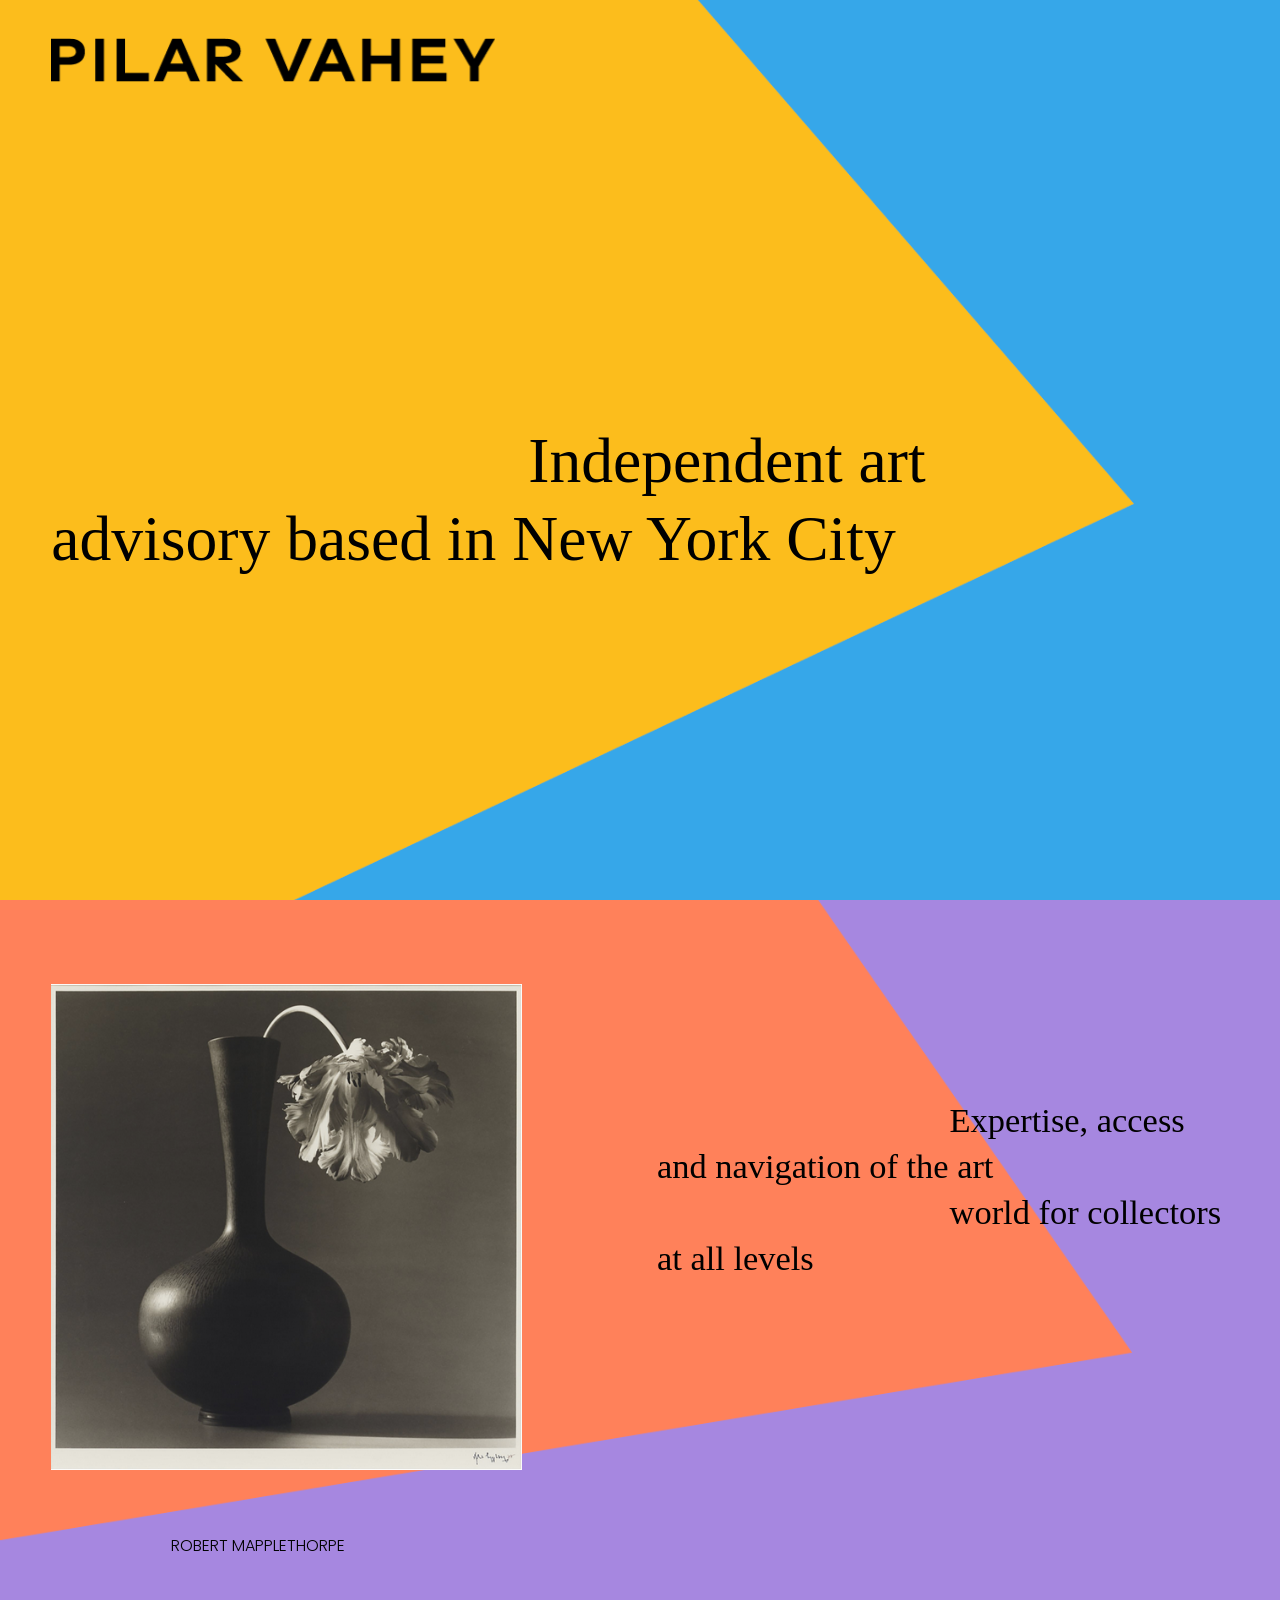
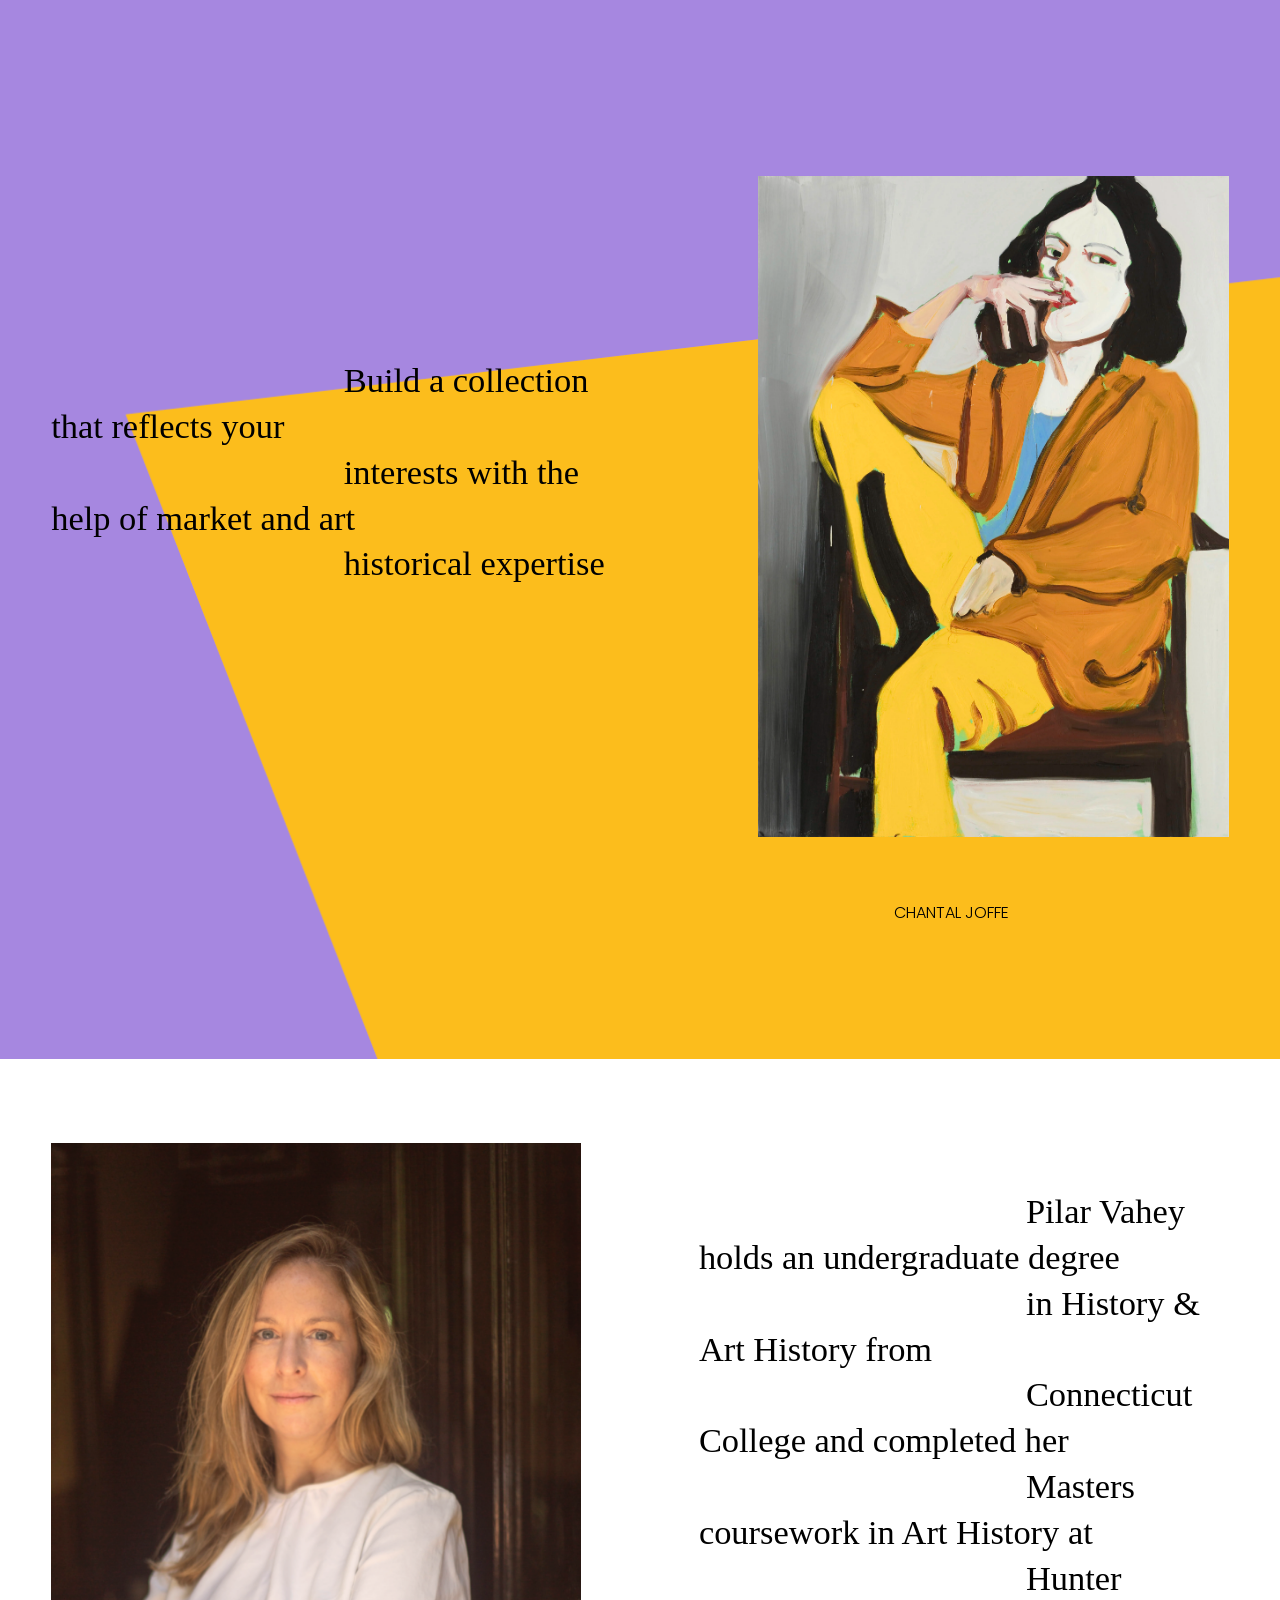
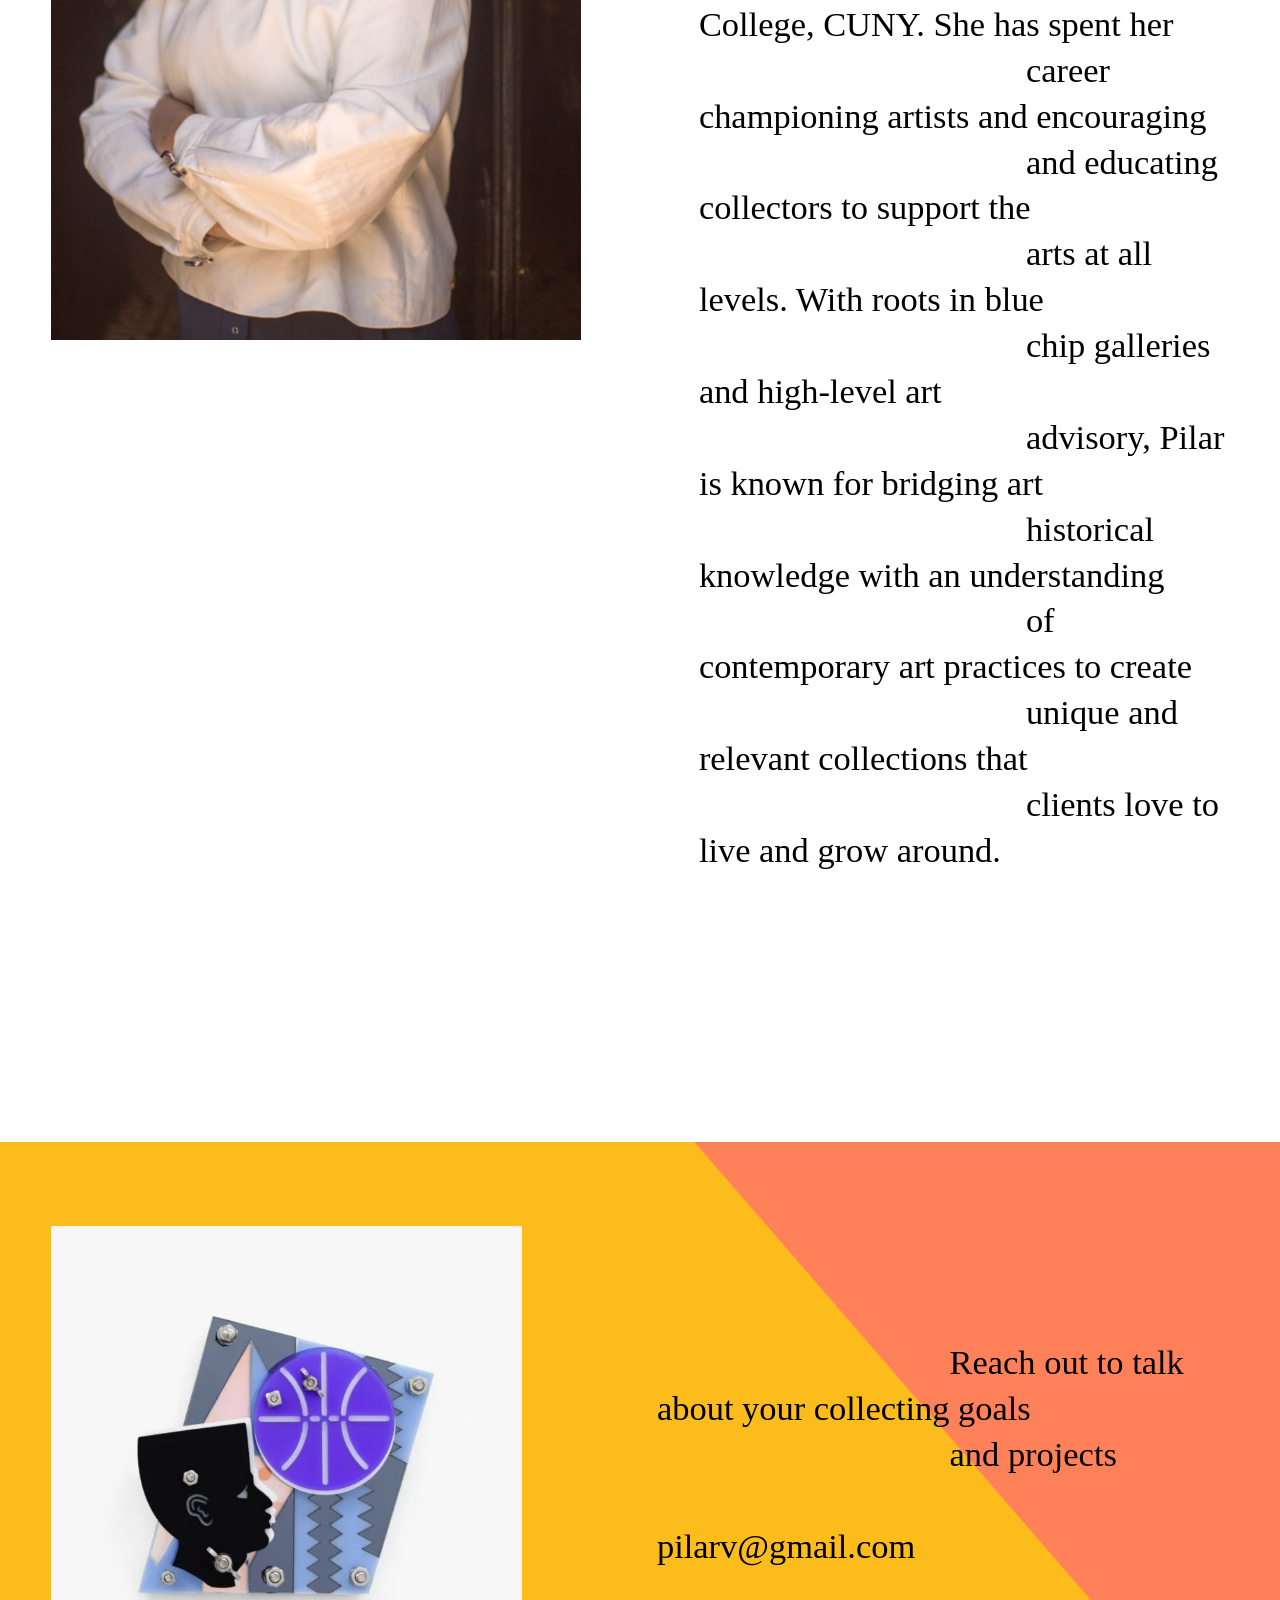
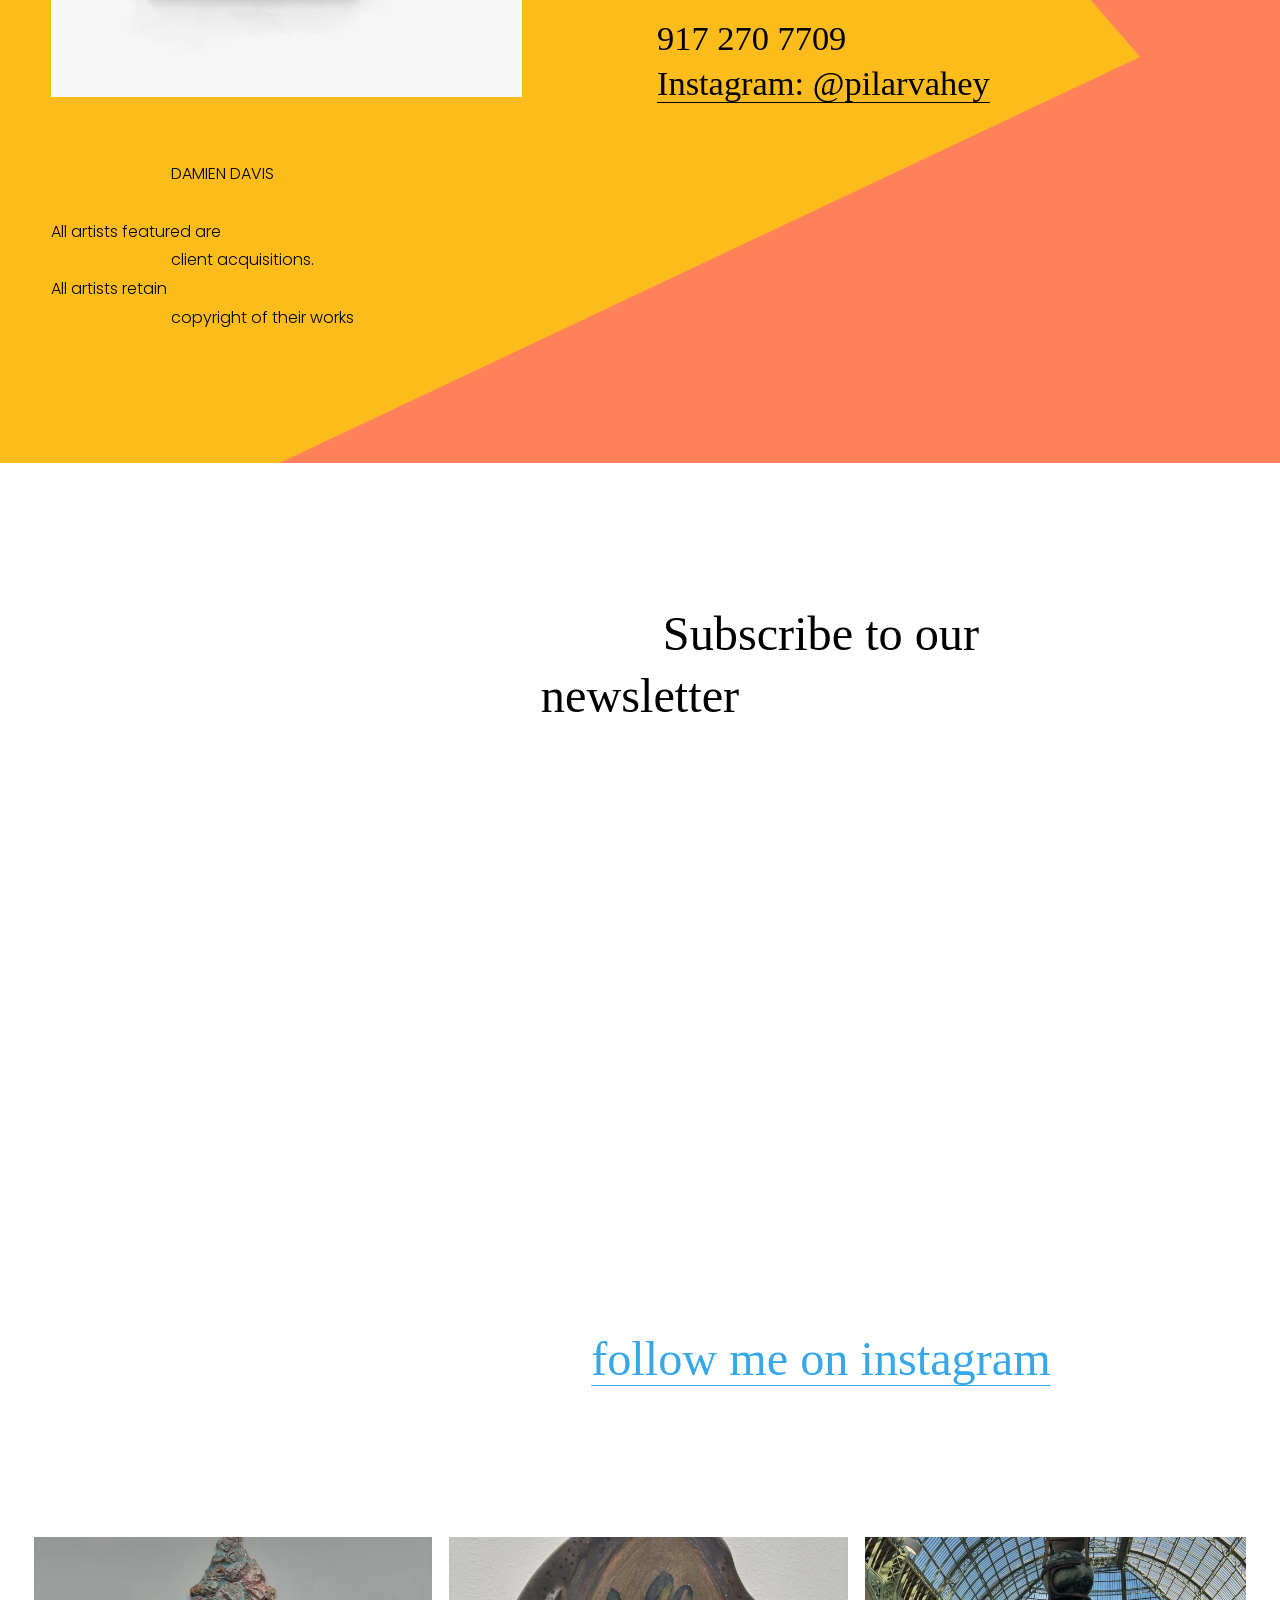
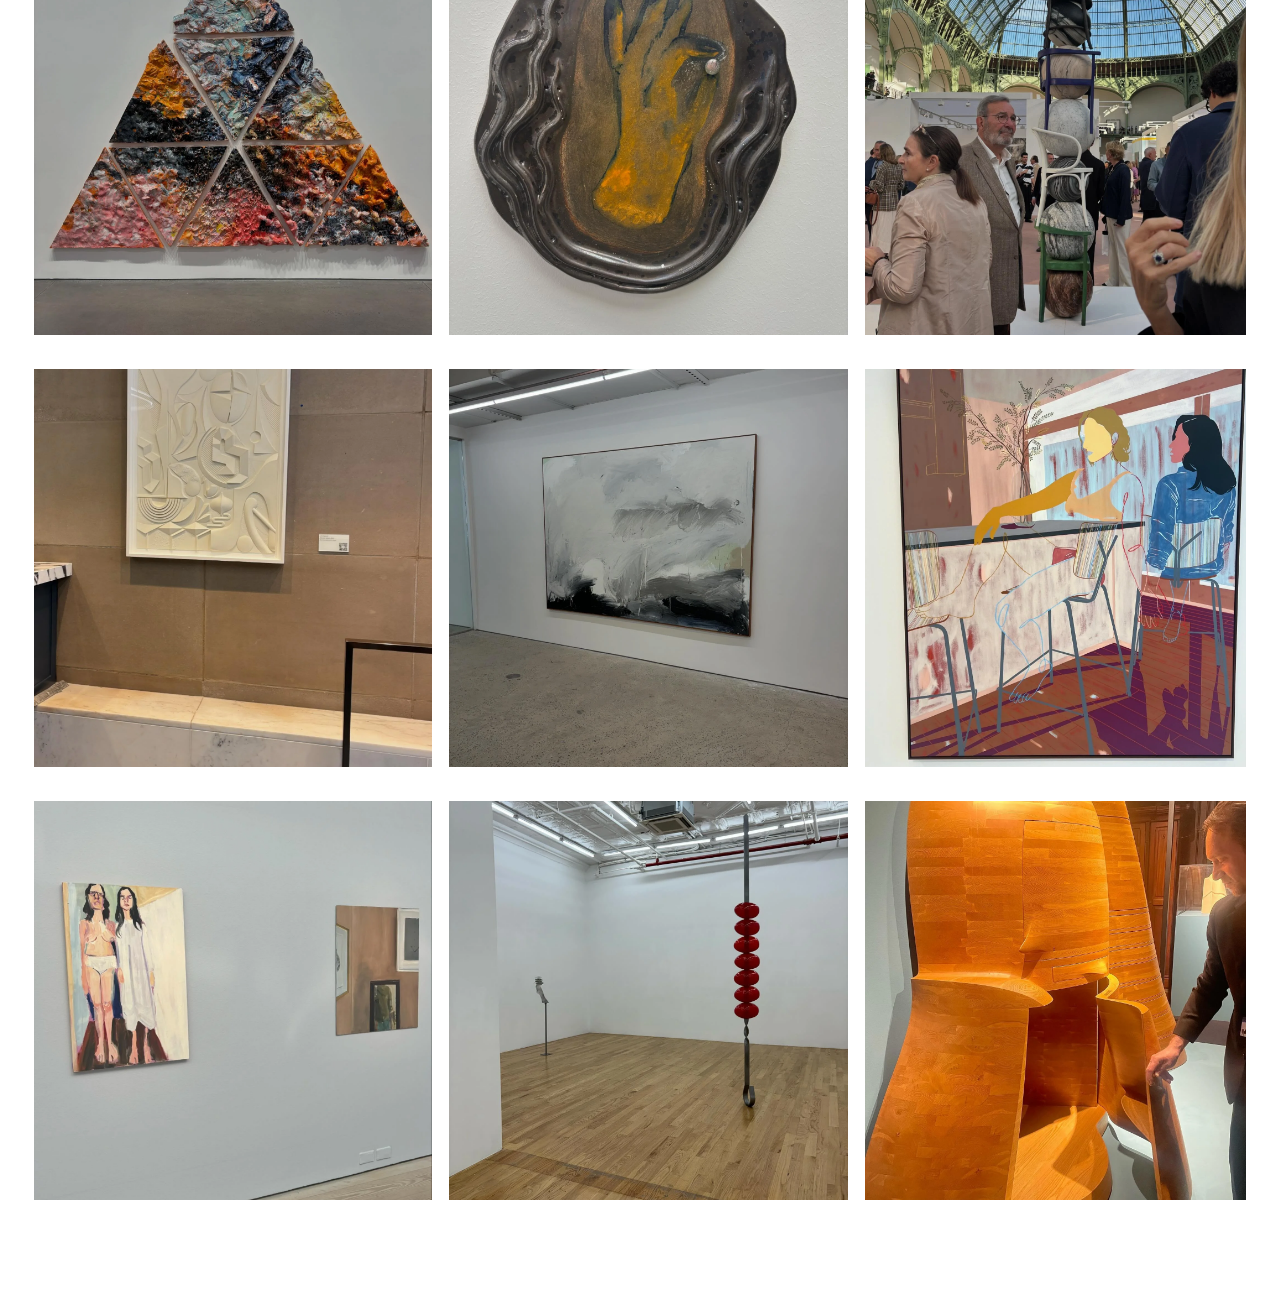
<file: index.html>
<!doctype html>
<html
  xmlns:og="http://opengraphprotocol.org/schema/"
  xmlns:fb="http://www.facebook.com/2008/fbml"
  lang="en-GB"
>
  <head>
    <meta http-equiv="X-UA-Compatible" content="IE=edge,chrome=1" />
    <meta name="viewport" content="width=device-width, initial-scale=1" />
    <meta charset="utf-8" />
    <title>Pilar Vahey</title>
    <meta
      http-equiv="Accept-CH"
      content="Sec-CH-UA-Platform-Version, Sec-CH-UA-Model"
    />
    <link rel="icon" type="image/x-icon" href="ig-images/favicon.ico" />
    <link rel="canonical" href="index.html" />
    <meta property="og:site_name" content="Pilar Vahey" />
    <meta property="og:title" content="Pilar Vahey" />
    <meta property="og:url" content="https://www.pilarvahey.com" />
    <meta property="og:type" content="website" />
    <meta
      property="og:description"
      content="Pilar Vahey is an art advisor based in New York"
    />
    <meta property="og:image" content="ig-images/logo.png" />
    <meta property="og:image:width" content="474" />
    <meta property="og:image:height" content="47" />
    <meta itemprop="name" content="Pilar Vahey" />
    <meta itemprop="url" content="https://www.pilarvahey.com" />
    <meta
      itemprop="description"
      content="Pilar Vahey is an art advisor based in New York"
    />
    <meta itemprop="thumbnailUrl" content="ig-images/logo.png" />
    <link rel="image_src" href="ig-images/logo.png" />
    <meta itemprop="image" content="ig-images/logo.png" />
    <meta name="twitter:title" content="Pilar Vahey" />
    <meta name="twitter:image" content="ig-images/logo.png" />
    <meta name="twitter:url" content="https://www.pilarvahey.com" />
    <meta name="twitter:card" content="summary" />
    <meta
      name="twitter:description"
      content="Pilar Vahey is an art advisor based in New York"
    />
    <meta
      name="description"
      content="Pilar Vahey is an art advisor based in New York"
    />
    <link rel="preconnect" href="https://fonts.gstatic.com" crossorigin />
    <link
      rel="stylesheet"
      href="https://fonts.googleapis.com/css2?family=Poppins:ital,wght@0,300;0,400;0,500;0,700;1,300;1,400;1,700"
    />

    <link rel="stylesheet" type="text/css" href="css/spacer.css" />
    <link rel="stylesheet" type="text/css" href="css/site.css" />

    <style>
      /* Force all images visible */
      img {
        visibility: visible !important;
        opacity: 1 !important;
      }

      img.thumb-image {
        display: block !important;
        visibility: visible !important;
        opacity: 1 !important;
      }

      /* Instagram grid layout */
      .sqs-gallery-block-grid .sqs-gallery {
        display: grid !important;
        grid-template-columns: repeat(3, 1fr);
        gap: 17px;
      }

      .sqs-gallery-block-grid .sqs-gallery .slide {
        width: 100% !important;
      }

      .sqs-gallery-block-grid .sqs-gallery .slide .margin-wrapper {
        position: relative;
        width: 100%;
        padding-bottom: 100%;
        overflow: hidden;
      }

      .sqs-gallery-block-grid .sqs-gallery .slide .margin-wrapper a {
        position: absolute;
        top: 0;
        left: 0;
        right: 0;
        bottom: 0;
      }

      .sqs-gallery-block-grid .sqs-gallery .slide .margin-wrapper img {
        width: 100% !important;
        height: 100% !important;
        object-fit: cover !important;
        display: block !important;
        position: absolute;
        top: 0;
        left: 0;
      }
    </style>
  </head>

  <body
    id="collection-60f97502871fd428ad9442c7"
    class="tweak-blog-alternating-side-by-side-width-full tweak-blog-alternating-side-by-side-image-aspect-ratio-11-square tweak-blog-alternating-side-by-side-text-alignment-left tweak-blog-alternating-side-by-side-read-more-style-show tweak-blog-alternating-side-by-side-image-text-alignment-middle tweak-blog-alternating-side-by-side-delimiter-bullet tweak-blog-alternating-side-by-side-meta-position-top tweak-blog-alternating-side-by-side-primary-meta-categories tweak-blog-alternating-side-by-side-secondary-meta-date tweak-blog-alternating-side-by-side-excerpt-show form-field-style-solid form-field-shape-square form-field-border-all form-field-checkbox-type-icon form-field-checkbox-fill-solid form-field-checkbox-color-inverted form-field-checkbox-shape-square form-field-checkbox-layout-stack form-field-radio-type-icon form-field-radio-fill-solid form-field-radio-color-normal form-field-radio-shape-pill form-field-radio-layout-stack form-field-survey-fill-solid form-field-survey-color-normal form-field-survey-shape-pill form-field-hover-focus-outline form-submit-button-style-label tweak-global-animations-complexity-level-detailed tweak-global-animations-animation-style-fade tweak-global-animations-animation-type-none tweak-global-animations-animation-curve-ease tweak-blog-masonry-width-full tweak-blog-masonry-text-alignment-left tweak-blog-masonry-primary-meta-categories tweak-blog-masonry-secondary-meta-date tweak-blog-masonry-meta-position-top tweak-blog-masonry-read-more-style-show tweak-blog-masonry-delimiter-space tweak-blog-masonry-image-placement-above tweak-blog-masonry-excerpt-show tweak-portfolio-grid-overlay-width-full tweak-portfolio-grid-overlay-height-large tweak-portfolio-grid-overlay-image-aspect-ratio-11-square tweak-portfolio-grid-overlay-text-placement-center tweak-portfolio-grid-overlay-show-text-after-hover image-block-poster-text-alignment-left image-block-card-content-position-center image-block-card-text-alignment-left image-block-overlap-content-position-center image-block-overlap-text-alignment-left image-block-collage-content-position-center image-block-collage-text-alignment-left image-block-stack-text-alignment-left tweak-blog-single-column-width-full tweak-blog-single-column-text-alignment-center tweak-blog-single-column-image-placement-above tweak-blog-single-column-delimiter-bullet tweak-blog-single-column-read-more-style-show tweak-blog-single-column-primary-meta-categories tweak-blog-single-column-secondary-meta-date tweak-blog-single-column-meta-position-top tweak-blog-single-column-content-full-post header-width-full tweak-transparent-header tweak-fixed-header-style-basic tweak-blog-item-width-medium tweak-blog-item-text-alignment-left tweak-blog-item-meta-position-above-title tweak-blog-item-show-categories tweak-blog-item-show-date tweak-blog-item-show-author-name tweak-blog-item-show-author-profile tweak-blog-item-delimiter-bullet tweak-blog-side-by-side-width-full tweak-blog-side-by-side-image-placement-left tweak-blog-side-by-side-image-aspect-ratio-11-square tweak-blog-side-by-side-primary-meta-categories tweak-blog-side-by-side-secondary-meta-date tweak-blog-side-by-side-meta-position-top tweak-blog-side-by-side-text-alignment-left tweak-blog-side-by-side-image-text-alignment-middle tweak-blog-side-by-side-read-more-style-show tweak-blog-side-by-side-delimiter-bullet tweak-blog-side-by-side-excerpt-show primary-button-style-solid primary-button-shape-square secondary-button-style-solid secondary-button-shape-square tertiary-button-style-solid tertiary-button-shape-square tweak-events-stacked-width-full tweak-events-stacked-height-large tweak-events-stacked-show-thumbnails tweak-events-stacked-thumbnail-size-32-standard tweak-events-stacked-date-style-with-text tweak-events-stacked-show-time tweak-events-stacked-show-location tweak-events-stacked-show-excerpt tweak-blog-basic-grid-width-inset tweak-blog-basic-grid-image-aspect-ratio-32-standard tweak-blog-basic-grid-text-alignment-left tweak-blog-basic-grid-delimiter-bullet tweak-blog-basic-grid-image-placement-above tweak-blog-basic-grid-read-more-style-show tweak-blog-basic-grid-primary-meta-categories tweak-blog-basic-grid-secondary-meta-date tweak-blog-basic-grid-excerpt-show tweak-portfolio-grid-basic-width-full tweak-portfolio-grid-basic-height-large tweak-portfolio-grid-basic-image-aspect-ratio-11-square tweak-portfolio-grid-basic-text-alignment-left tweak-portfolio-grid-basic-hover-effect-fade header-overlay-alignment-center tweak-portfolio-index-background-link-format-stacked tweak-portfolio-index-background-width-full tweak-portfolio-index-background-height-large tweak-portfolio-index-background-vertical-alignment-middle tweak-portfolio-index-background-horizontal-alignment-center tweak-portfolio-index-background-delimiter-none tweak-portfolio-index-background-animation-type-fade tweak-portfolio-index-background-animation-duration-medium tweak-portfolio-hover-follow-layout-inline tweak-portfolio-hover-follow-delimiter-forward-slash tweak-portfolio-hover-follow-animation-type-fade tweak-portfolio-hover-follow-animation-duration-medium tweak-portfolio-hover-static-layout-stacked tweak-portfolio-hover-static-delimiter-forward-slash tweak-portfolio-hover-static-animation-type-scale-up tweak-portfolio-hover-static-animation-duration-medium hide-opentable-icons opentable-style-dark tweak-product-quick-view-button-style-floating tweak-product-quick-view-button-position-bottom tweak-product-quick-view-lightbox-excerpt-display-truncate tweak-product-quick-view-lightbox-show-arrows tweak-product-quick-view-lightbox-show-close-button tweak-product-quick-view-lightbox-controls-weight-light native-currency-code-usd collection-type-page collection-layout-default collection-60f97502871fd428ad9442c7 homepage mobile-style-available sqs-seven-one"
    tabindex="-1"
  >
    <div id="siteWrapper" class="clearfix site-wrapper">
      <div id="floatingCart" class="floating-cart hidden">
        <a
          href="cart.html"
          class="icon icon--stroke icon--fill icon--cart sqs-custom-cart"
        >
          <span class="Cart-inner">
            <svg
              class="icon icon--cart"
              width="61"
              height="49"
              viewBox="0 0 61 49"
            >
              <path
                fill-rule="evenodd"
                clip-rule="evenodd"
                d="M0.5 2C0.5 1.17157 1.17157 0.5 2 0.5H13.6362C14.3878 0.5 15.0234 1.05632 15.123 1.80135L16.431 11.5916H59C59.5122 11.5916 59.989 11.8529 60.2645 12.2847C60.54 12.7165 60.5762 13.2591 60.3604 13.7236L50.182 35.632C49.9361 36.1614 49.4054 36.5 48.8217 36.5H18.0453C17.2937 36.5 16.6581 35.9437 16.5585 35.1987L12.3233 3.5H2C1.17157 3.5 0.5 2.82843 0.5 2ZM16.8319 14.5916L19.3582 33.5H47.8646L56.6491 14.5916H16.8319Z"
              />
              <path d="M18.589 35H49.7083L60 13H16L18.589 35Z" />
              <path
                d="M21 49C23.2091 49 25 47.2091 25 45C25 42.7909 23.2091 41 21 41C18.7909 41 17 42.7909 17 45C17 47.2091 18.7909 49 21 49Z"
              />
              <path
                d="M45 49C47.2091 49 49 47.2091 49 45C49 42.7909 47.2091 41 45 41C42.7909 41 41 42.7909 41 45C41 47.2091 42.7909 49 45 49Z"
              />
            </svg>

            <div class="legacy-cart icon-cart-quantity">
              <span class="sqs-cart-quantity">0</span>
            </div>
          </span>
        </a>
      </div>

      <header
        id="header"
        class="header theme-col--primary"
        tabindex="-1"
        style="
          --headerBorderColor: hsla(var(--black-hsl), 1);

          --solidHeaderBackgroundColor: hsla(var(--white-hsl), 1);

          --solidHeaderNavigationColor: hsla(var(--black-hsl), 1);

          --gradientHeaderBackgroundColor: hsla(var(--white-hsl), 1);

          --gradientHeaderNavigationColor: hsla(var(--black-hsl), 1);
        "
      >
        <svg
          style="display: none"
          viewBox="0 0 22 22"
          xmlns="http://www.w3.org/2000/svg"
        >
          <symbol id="circle">
            <path
              d="M11.5 17C14.5376 17 17 14.5376 17 11.5C17 8.46243 14.5376 6 11.5 6C8.46243 6 6 8.46243 6 11.5C6 14.5376 8.46243 17 11.5 17Z"
              fill="none"
            />
          </symbol>

          <symbol id="circleFilled">
            <path
              d="M11.5 17C14.5376 17 17 14.5376 17 11.5C17 8.46243 14.5376 6 11.5 6C8.46243 6 6 8.46243 6 11.5C6 14.5376 8.46243 17 11.5 17Z"
            />
          </symbol>

          <symbol id="dash">
            <path d="M11 11H19H3" />
          </symbol>

          <symbol id="squareFilled">
            <rect x="6" y="6" width="11" height="11" />
          </symbol>

          <symbol id="square">
            <rect
              x="7"
              y="7"
              width="9"
              height="9"
              fill="none"
              stroke="inherit"
            />
          </symbol>

          <symbol id="plus">
            <path d="M11 3V19" />
            <path d="M19 11L3 11" />
          </symbol>

          <symbol id="closedArrow">
            <path
              d="M11 11V2M11 18.1797L17 11.1477L5 11.1477L11 18.1797Z"
              fill="none"
            />
          </symbol>

          <symbol id="closedArrowFilled">
            <path d="M11 11L11 2" stroke="inherit" fill="none" />
            <path
              fill-rule="evenodd"
              clip-rule="evenodd"
              d="M2.74695 9.38428L19.038 9.38428L10.8925 19.0846L2.74695 9.38428Z"
              stroke-width="1"
            />
          </symbol>

          <symbol
            id="closedArrowHead"
            viewBox="0 0 22 22"
            xmlns="http://www.w3.org/2000/symbol"
          >
            <path d="M18 7L11 15L4 7L18 7Z" fill="none" stroke="inherit" />
          </symbol>

          <symbol
            id="closedArrowHeadFilled"
            viewBox="0 0 22 22"
            xmlns="http://www.w3.org/2000/symbol"
          >
            <path d="M18.875 6.5L11 15.5L3.125 6.5L18.875 6.5Z" />
          </symbol>

          <symbol id="openArrow">
            <path d="M11 18.3591L11 3" stroke="inherit" fill="none" />
            <path d="M18 11.5L11 18.5L4 11.5" stroke="inherit" fill="none" />
          </symbol>

          <symbol id="openArrowHead">
            <path d="M18 7L11 14L4 7" fill="none" />
          </symbol>

          <symbol id="pinchedArrow">
            <path d="M11 17.3591L11 2" fill="none" />
            <path
              d="M2 11C5.85455 12.2308 8.81818 14.9038 11 18C13.1818 14.8269 16.1455 12.1538 20 11"
              fill="none"
            />
          </symbol>

          <symbol id="pinchedArrowFilled">
            <path
              d="M11.05 10.4894C7.04096 8.73759 1.05005 8 1.05005 8C6.20459 11.3191 9.41368 14.1773 11.05 21C12.6864 14.0851 15.8955 11.227 21.05 8C21.05 8 15.0591 8.73759 11.05 10.4894Z"
              stroke-width="1"
            />
            <path d="M11 11L11 1" fill="none" />
          </symbol>

          <symbol id="pinchedArrowHead">
            <path
              d="M2 7.24091C5.85455 8.40454 8.81818 10.9318 11 13.8591C13.1818 10.8591 16.1455 8.33181 20 7.24091"
              fill="none"
            />
          </symbol>

          <symbol id="pinchedArrowHeadFilled">
            <path
              d="M11.05 7.1591C7.04096 5.60456 1.05005 4.95001 1.05005 4.95001C6.20459 7.89547 9.41368 10.4318 11.05 16.4864C12.6864 10.35 15.8955 7.81365 21.05 4.95001C21.05 4.95001 15.0591 5.60456 11.05 7.1591Z"
            />
          </symbol>
        </svg>

        <div class="sqs-announcement-bar-dropzone"></div>

        <div class="header-announcement-bar-wrapper">
          <a
            href="index.html#page"
            class="header-skip-link sqs-button-element--primary"
          >
            Skip to Content
          </a>

          <style>
            @supports (-webkit-backdrop-filter: none) or (backdrop-filter: none) {
              .header-blur-background {
              }
            }
          </style>
          <div class="header-border"></div>
          <div class="header-dropshadow"></div>

          <div
            class="header-inner container--fluid header-mobile-layout-logo-left-nav-right header-layout-nav-right"
          >
            <!-- Background -->
            <div class="header-background theme-bg--primary"></div>

            <div class="header-display-desktop">
              <!-- Social -->

              <!-- Title and nav wrapper -->
              <div class="header-title-nav-wrapper">
                <!-- Title -->

                <div class="header-title">
                  <div class="header-title-logo">
                    <a href="index.html">
                      <img
                        src="ig-images/logo.png"
                        alt="Pilar Vahey"
                        style="display: block"
                        fetchpriority="high"
                        loading="eager"
                        decoding="async"
                      />
                    </a>
                  </div>
                </div>

                <!-- Nav -->
                <div class="header-nav">
                  <div class="header-nav-wrapper">
                    <nav class="header-nav-list"></nav>
                  </div>
                </div>
              </div>

              <!-- Actions -->
              <div class="header-actions header-actions--right">
                <div class="showOnMobile"></div>

                <div class="showOnDesktop"></div>
              </div>

              <style>
                .top-bun,
                .patty,
                .bottom-bun {
                  height: 1px;
                }
              </style>

              <!-- Burger -->
              <div
                class="header-burger menu-overlay-has-visible-non-navigation-items no-actions"
              >
                <button class="header-burger-btn burger">
                  <span
                    hidden
                    class="js-header-burger-open-title visually-hidden"
                    >Open Menu</span
                  >
                  <span
                    hidden
                    class="js-header-burger-close-title visually-hidden"
                    >Close Menu</span
                  >
                  <div class="burger-box">
                    <div
                      class="burger-inner header-menu-icon-doubleLineHamburger"
                    >
                      <div class="top-bun"></div>
                      <div class="patty"></div>
                      <div class="bottom-bun"></div>
                    </div>
                  </div>
                </button>
              </div>
            </div>
            <div class="header-display-mobile">
              <!-- Social -->

              <!-- Title and nav wrapper -->
              <div class="header-title-nav-wrapper">
                <!-- Title -->

                <div class="header-title">
                  <div class="header-title-logo">
                    <a href="index.html">
                      <img
                        src="ig-images/logo.png"
                        alt="Pilar Vahey"
                        style="display: block"
                        fetchpriority="high"
                        loading="eager"
                        decoding="async"
                      />
                    </a>
                  </div>
                </div>

                <!-- Nav -->
                <div class="header-nav">
                  <div class="header-nav-wrapper">
                    <nav class="header-nav-list"></nav>
                  </div>
                </div>
              </div>

              <!-- Actions -->
              <div class="header-actions header-actions--right">
                <div class="showOnMobile"></div>

                <div class="showOnDesktop"></div>
              </div>

              <style>
                .top-bun,
                .patty,
                .bottom-bun {
                  height: 1px;
                }
              </style>

              <!-- Burger -->
              <div
                class="header-burger menu-overlay-has-visible-non-navigation-items no-actions"
              >
                <button class="header-burger-btn burger">
                  <span
                    hidden
                    class="js-header-burger-open-title visually-hidden"
                    >Open Menu</span
                  >
                  <span
                    hidden
                    class="js-header-burger-close-title visually-hidden"
                    >Close Menu</span
                  >
                  <div class="burger-box">
                    <div
                      class="burger-inner header-menu-icon-doubleLineHamburger"
                    >
                      <div class="top-bun"></div>
                      <div class="patty"></div>
                      <div class="bottom-bun"></div>
                    </div>
                  </div>
                </button>
              </div>
            </div>
          </div>
        </div>
        <!-- (Mobile) Menu Navigation -->
        <div class="header-menu header-menu--folder-list">
          <div class="header-menu-bg theme-bg--primary"></div>
          <div class="header-menu-nav">
            <nav class="header-menu-nav-list">
              <div data-folder="root" class="header-menu-nav-folder">
                <div class="header-menu-nav-folder-content">
                  <!-- Menu Navigation -->
                  <div class="header-menu-nav-wrapper"></div>
                </div>
              </div>
            </nav>
          </div>
        </div>
      </header>

      <main id="page" class="container" role="main">
        <article class="sections" id="sections">
          <section
            class="page-section layout-engine-section background-width--full-bleed section-height--large content-width--medium horizontal-alignment--left vertical-alignment--middle has-background"
          >
            <div class="section-border">
              <div class="section-background">
                <div class="section-background-content">
                  <img
                    alt=""
                    alt="Backgrounds 2.png"
                    src="ig-images/background-1.png"
                    width="1366"
                    height="971"
                    sizes="(max-width: 799px) 200vw, 100vw"
                    class="background-image-fx"
                    style="display: block; object-position: 50% 50%"
                    fetchpriority="high"
                    loading="eager"
                    decoding="async"
                  />

                  <div
                    class="section-background-canvas background-fx-canvas"
                  ></div>
                </div>

                <div
                  class="section-background-overlay"
                  style="opacity: 0"
                ></div>
              </div>
            </div>
            <div class="content-wrapper">
              <div class="content">
                <div
                  class="sqs-layout sqs-grid-12 columns-12"
                  id="page-section-60fa9b965702a83b9973f5b3"
                >
                  <div class="row sqs-row">
                    <div class="col sqs-col-12 span-12">
                      <div
                        class="sqs-block html-block sqs-block-html"
                        id="block-a531f9497889f0267ddb"
                      >
                        <div class="sqs-block-content">
                          <div class="sqs-html-content">
                            <h1 style="white-space: pre-wrap">
                              Independent art advisory based in New York City
                            </h1>
                          </div>
                        </div>
                      </div>
                    </div>
                  </div>
                </div>
              </div>
            </div>
          </section>

          <section
            class="page-section layout-engine-section background-width--full-bleed section-height--medium content-width--wide horizontal-alignment--center vertical-alignment--middle has-background"
          >
            <div class="section-border">
              <div class="section-background">
                <div class="section-background-content">
                  <img
                    alt=""
                    alt="Backgrounds 214.png"
                    src="ig-images/background-2.png"
                    width="1366"
                    height="971"
                    sizes="(max-width: 799px) 200vw, 100vw"
                    class="background-image-fx"
                    style="display: block; object-position: 50% 50%"
                    fetchpriority="low"
                    loading="lazy"
                    decoding="async"
                  />

                  <div
                    class="section-background-canvas background-fx-canvas"
                  ></div>
                </div>

                <div
                  class="section-background-overlay"
                  style="opacity: 0"
                ></div>
              </div>
            </div>
            <div class="content-wrapper">
              <div class="content">
                <div
                  class="sqs-layout sqs-grid-12 columns-12"
                  id="page-section-6151cac12033390328a1b72a"
                >
                  <div class="row sqs-row">
                    <div class="col sqs-col-5 span-5">
                      <div
                        class="sqs-block image-block sqs-block-image"
                        id="block-bbe7b77d39874d8a30d7"
                      >
                        <div class="sqs-block-content">
                          <div
                            class="image-block-outer-wrapper layout-caption-below design-layout-inline combination-animation-none individual-animation-none individual-text-animation-none"
                          >
                            <figure
                              class="sqs-block-image-figure intrinsic"
                              style="max-width: 558px"
                            >
                              <div class="image-block-wrapper">
                                <div
                                  class="sqs-image-shape-container-element has-aspect-ratio"
                                  style="
                                    position: relative;

                                    padding-bottom: 103.04659271240234%;

                                    overflow: hidden;
                                    -webkit-mask-image: -webkit-radial-gradient(
                                      white,
                                      black
                                    );
                                  "
                                >
                                  <img
                                    alt="Mapplethorpe.jpeg"
                                    src="ig-images/mapplethorpe.jpeg"
                                    width="558"
                                    height="575"
                                    sizes="(max-width: 640px) 100vw, (max-width: 767px) 41.66666666666667vw, 41.66666666666667vw"
                                    style="
                                      display: block;
                                      object-fit: cover;
                                      width: 100%;
                                      height: 100%;
                                      object-position: 50% 50%;
                                    "
                                    loading="lazy"
                                    decoding="async"
                                  />
                                </div>
                              </div>
                            </figure>
                          </div>
                        </div>
                      </div>
                      <div
                        class="sqs-block html-block sqs-block-html"
                        id="block-yui_3_17_2_1_1632750027117_16249"
                      >
                        <div class="sqs-block-content">
                          <div class="sqs-html-content">
                            <p class="" style="white-space: pre-wrap">
                              ROBERT MAPPLETHORPE
                            </p>
                          </div>
                        </div>
                      </div>
                    </div>
                    <div class="col sqs-col-7 span-7">
                      <div class="row sqs-row">
                        <div class="col sqs-col-1 span-1">
                          <div
                            class="sqs-block website-component-block sqs-block-website-component sqs-block-spacer spacer-block sized vsize-1"
                            id="block-f854536730fb72f771eb"
                          >
                            <div class="sqs-block-content">&nbsp;</div>
                          </div>
                        </div>
                        <div class="col sqs-col-6 span-6">
                          <div
                            class="sqs-block website-component-block sqs-block-website-component sqs-block-spacer spacer-block sized vsize-1"
                            id="block-yui_3_17_2_1_1632750027117_22305"
                          >
                            <div class="sqs-block-content">&nbsp;</div>
                          </div>
                          <div
                            class="sqs-block html-block sqs-block-html"
                            id="block-f6a056c7da2df98ca042"
                          >
                            <div class="sqs-block-content">
                              <div class="sqs-html-content">
                                <h3 style="white-space: pre-wrap">
                                  Expertise, access and navigation of the art
                                  world for collectors at all levels
                                </h3>
                              </div>
                            </div>
                          </div>
                        </div>
                      </div>
                    </div>
                  </div>
                </div>
              </div>
            </div>
          </section>

          <section
            class="page-section layout-engine-section background-width--full-bleed section-height--medium content-width--wide horizontal-alignment--center vertical-alignment--middle has-background"
          >
            <div class="section-border">
              <div class="section-background">
                <div class="section-background-content">
                  <img
                    alt=""
                    alt="Backgrounds 215.png"
                    src="ig-images/background-3.png"
                    width="1366"
                    height="971"
                    sizes="(max-width: 799px) 200vw, 100vw"
                    class="background-image-fx"
                    style="display: block; object-position: 50% 50%"
                    fetchpriority="low"
                    loading="lazy"
                    decoding="async"
                  />

                  <div
                    class="section-background-canvas background-fx-canvas"
                  ></div>
                </div>

                <div
                  class="section-background-overlay"
                  style="opacity: 0"
                ></div>
              </div>
            </div>
            <div class="content-wrapper">
              <div class="content">
                <div
                  class="sqs-layout sqs-grid-12 columns-12"
                  id="page-section-6151cfb22389bb2832ffb3fd"
                >
                  <div class="row sqs-row">
                    <div class="col sqs-col-12 span-12">
                      <div class="row sqs-row">
                        <div class="col sqs-col-6 span-6">
                          <div
                            class="sqs-block website-component-block sqs-block-website-component sqs-block-spacer spacer-block sized vsize-1"
                            id="block-yui_3_17_2_1_1632750027117_48081"
                          >
                            <div class="sqs-block-content">&nbsp;</div>
                          </div>
                          <div
                            class="sqs-block website-component-block sqs-block-website-component sqs-block-spacer spacer-block sized vsize-1"
                            id="block-yui_3_17_2_1_1632750027117_50828"
                          >
                            <div class="sqs-block-content">&nbsp;</div>
                          </div>
                          <div
                            class="sqs-block html-block sqs-block-html"
                            id="block-1f4ce43212f563b40b27"
                          >
                            <div class="sqs-block-content">
                              <div class="sqs-html-content">
                                <h3 style="white-space: pre-wrap">
                                  Build a collection that reflects your
                                  interests with the help of market and art
                                  historical expertise
                                </h3>
                              </div>
                            </div>
                          </div>
                        </div>
                        <div class="col sqs-col-1 span-1">
                          <div
                            class="sqs-block website-component-block sqs-block-website-component sqs-block-spacer spacer-block sized vsize-1"
                            id="block-3c15da39120a02d205dd"
                          >
                            <div class="sqs-block-content">&nbsp;</div>
                          </div>
                        </div>
                        <div class="col sqs-col-5 span-5">
                          <div
                            class="sqs-block image-block sqs-block-image"
                            id="block-87e19415c8284bd734d3"
                          >
                            <div class="sqs-block-content">
                              <div
                                class="image-block-outer-wrapper layout-caption-below design-layout-inline combination-animation-none individual-animation-none individual-text-animation-none"
                              >
                                <figure
                                  class="sqs-block-image-figure intrinsic"
                                  style="max-width: 2138px"
                                >
                                  <div class="image-block-wrapper">
                                    <div
                                      class="sqs-image-shape-container-element has-aspect-ratio"
                                      style="
                                        position: relative;

                                        padding-bottom: 140.31805419921875%;

                                        overflow: hidden;
                                        -webkit-mask-image: -webkit-radial-gradient(
                                          white,
                                          black
                                        );
                                      "
                                    >
                                      <img
                                        alt=""
                                        src="ig-images/chantal-joffe.jpg"
                                        width="2138"
                                        height="3000"
                                        sizes="(max-width: 640px) 100vw, (max-width: 767px) 41.66666666666667vw, 41.66666666666667vw"
                                        style="
                                          display: block;
                                          object-fit: cover;
                                          width: 100%;
                                          height: 100%;
                                          object-position: 50% 50%;
                                        "
                                        loading="lazy"
                                        decoding="async"
                                      />
                                    </div>
                                  </div>
                                </figure>
                              </div>
                            </div>
                          </div>
                          <div
                            class="sqs-block html-block sqs-block-html"
                            id="block-yui_3_17_2_1_1632750027117_49761"
                          >
                            <div class="sqs-block-content">
                              <div class="sqs-html-content">
                                <p class="" style="white-space: pre-wrap">
                                  CHANTAL JOFFE
                                </p>
                              </div>
                            </div>
                          </div>
                        </div>
                      </div>
                    </div>
                  </div>
                </div>
              </div>
            </div>
          </section>

          <section
            class="page-section layout-engine-section background-width--full-bleed section-height--medium content-width--wide horizontal-alignment--center vertical-alignment--middle bright"
          >
            <div class="section-border">
              <div class="section-background"></div>
            </div>
            <div class="content-wrapper">
              <div class="content">
                <div
                  class="sqs-layout sqs-grid-12 columns-12"
                  id="page-section-6128c3602b137e170fe9fa80"
                >
                  <div class="row sqs-row">
                    <div class="col sqs-col-12 span-12">
                      <div
                        class="sqs-block image-block sqs-block-image"
                        id="block-97608245219b0f9f245b"
                      >
                        <div class="sqs-block-content">
                          <figure
                            class="sqs-block-image-figure image-block-outer-wrapper image-block-v2 design-layout-card combination-animation-slide-up individual-animation-none individual-text-animation-none image-position-left"
                            data-scrolled
                          >
                            <div class="intrinsic">
                              <div
                                class="image-inset"
                                data-description=""
                                data-animation-override
                              >
                                <div
                                  class="sqs-image-shape-container-element content-fit"
                                  style="
                                    position: relative;
                                    overflow: hidden;
                                    -webkit-mask-image: -webkit-radial-gradient(
                                      white,
                                      black
                                    );
                                  "
                                >
                                  <img
                                    alt="Screenshot 2021-08-27 at 12.01.07.png"
                                    src="ig-images/pilar-vahey-bio.png"
                                    width="1302"
                                    height="1958"
                                    sizes="(max-width: 640px) 100vw, (max-width: 767px) 100vw, 100vw"
                                    style="display: block; object-fit: contain"
                                    loading="lazy"
                                    decoding="async"
                                  />

                                  <div
                                    class="image-overlay"
                                    style="
                                      overflow: hidden;
                                      -webkit-mask-image: -webkit-radial-gradient(
                                        white,
                                        black
                                      );
                                    "
                                  ></div>
                                </div>
                              </div>
                            </div>

                            <figcaption
                              class="image-card-wrapper"
                              data-width-ratio
                            >
                              <div
                                class="image-card sqs-dynamic-text-container"
                              >
                                <div class="image-title-wrapper">
                                  <div
                                    class="image-title sqs-dynamic-text"
                                    data-animation-override
                                  >
                                    <h3 style="white-space: pre-wrap">
                                      Pilar Vahey holds an undergraduate degree
                                      in History &amp; Art History from
                                      Connecticut College and completed her
                                      Masters coursework in Art History at
                                      Hunter College, CUNY. She has spent her
                                      career championing artists and encouraging
                                      and educating collectors to support the
                                      arts at all levels. With roots in blue
                                      chip galleries and high-level art
                                      advisory, Pilar is known for bridging art
                                      historical knowledge with an understanding
                                      of contemporary art practices to create
                                      unique and relevant collections that
                                      clients love to live and grow around.
                                    </h3>
                                    <h3 style="white-space: pre-wrap">
                                      <br />
                                    </h3>
                                  </div>
                                </div>
                              </div>
                            </figcaption>
                          </figure>
                        </div>
                      </div>
                    </div>
                  </div>
                </div>
              </div>
            </div>
          </section>

          <section
            class="page-section layout-engine-section background-width--full-bleed section-height--medium content-width--wide horizontal-alignment--center vertical-alignment--middle has-background"
          >
            <div class="section-border">
              <div class="section-background">
                <div class="section-background-content">
                  <img
                    alt=""
                    alt="Backgrounds 2.png"
                    src="ig-images/background-4.png"
                    width="1366"
                    height="971"
                    sizes="(max-width: 799px) 200vw, 100vw"
                    class="background-image-fx"
                    style="display: block; object-position: 50% 50%"
                    fetchpriority="low"
                    loading="lazy"
                    decoding="async"
                  />

                  <div
                    class="section-background-canvas background-fx-canvas"
                  ></div>
                </div>

                <div
                  class="section-background-overlay"
                  style="opacity: 0"
                ></div>
              </div>
            </div>
            <div class="content-wrapper">
              <div class="content">
                <div
                  class="sqs-layout sqs-grid-12 columns-12"
                  id="page-section-6151ce47d448400716e5e615"
                >
                  <div class="row sqs-row">
                    <div class="col sqs-col-5 span-5">
                      <div
                        class="sqs-block image-block sqs-block-image"
                        id="block-8fb95cb4f1d83eb7fae6"
                      >
                        <div class="sqs-block-content">
                          <div
                            class="image-block-outer-wrapper layout-caption-below design-layout-inline combination-animation-none individual-animation-none individual-text-animation-none"
                          >
                            <figure
                              class="sqs-block-image-figure intrinsic"
                              style="max-width: 676px"
                            >
                              <div class="image-block-wrapper">
                                <div
                                  class="sqs-image-shape-container-element has-aspect-ratio"
                                  style="
                                    position: relative;

                                    padding-bottom: 100%;

                                    overflow: hidden;
                                    -webkit-mask-image: -webkit-radial-gradient(
                                      white,
                                      black
                                    );
                                  "
                                >
                                  <img
                                    alt="Damien Davis.png"
                                    src="ig-images/damien-davis.png"
                                    width="676"
                                    height="676"
                                    sizes="(max-width: 640px) 100vw, (max-width: 767px) 41.66666666666667vw, 41.66666666666667vw"
                                    style="
                                      display: block;
                                      object-fit: cover;
                                      width: 100%;
                                      height: 100%;
                                      object-position: 50% 50%;
                                    "
                                    loading="lazy"
                                    decoding="async"
                                  />
                                </div>
                              </div>
                            </figure>
                          </div>
                        </div>
                      </div>
                      <div
                        class="sqs-block html-block sqs-block-html"
                        id="block-2a2c579563bc1da8ffc0"
                      >
                        <div class="sqs-block-content">
                          <div class="sqs-html-content">
                            <p class="" style="white-space: pre-wrap">
                              DAMIEN DAVIS<br /><br />All artists featured are
                              client acquisitions. <br />All artists retain
                              copyright of their works
                            </p>
                          </div>
                        </div>
                      </div>
                    </div>
                    <div class="col sqs-col-7 span-7">
                      <div class="row sqs-row">
                        <div class="col sqs-col-1 span-1">
                          <div
                            class="sqs-block website-component-block sqs-block-website-component sqs-block-spacer spacer-block sized vsize-1"
                            id="block-323f66f97f0782851629"
                          >
                            <div class="sqs-block-content">&nbsp;</div>
                          </div>
                        </div>
                        <div class="col sqs-col-6 span-6">
                          <div
                            class="sqs-block website-component-block sqs-block-website-component sqs-block-spacer spacer-block sized vsize-1"
                            id="block-591c5106cb2dc079a521"
                          >
                            <div class="sqs-block-content">&nbsp;</div>
                          </div>
                          <div
                            class="sqs-block html-block sqs-block-html"
                            id="block-287c103914dbc6d1592e"
                          >
                            <div class="sqs-block-content">
                              <div class="sqs-html-content">
                                <h3 style="white-space: pre-wrap">
                                  Reach out to talk about your collecting goals
                                  and projects<br /><br />pilarv@gmail.com
                                  <br />917 270 7709 <br /><a
                                    href="https://instagram.com/pilarvahey"
                                    target="_blank"
                                    ><span class="sqsrte-text-color--black"
                                      >Instagram: @pilarvahey</span
                                    ></a
                                  >
                                </h3>
                              </div>
                            </div>
                          </div>
                        </div>
                      </div>
                    </div>
                  </div>
                </div>
              </div>
            </div>
          </section>

          <section
            class="page-section full-bleed-section layout-engine-section background-width--full-bleed section-height--small content-width--wide horizontal-alignment--center vertical-alignment--middle dark"
            data-fluid-engine-section
          >
            <div class="section-border">
              <div class="section-background"></div>
            </div>
            <div class="content-wrapper">
              <div class="content">
                <div data-fluid-engine="true">
                  <style>
                    .fe-67195715b84df0638906b33f {
                      --grid-gutter: calc(
                        var(--sqs-mobile-site-gutter, 6vw) - 11px
                      );
                      --cell-max-width: calc(
                        (var(--sqs-site-max-width, 1500px) - (11px * (8 - 1))) /
                          8
                      );

                      display: grid;
                      position: relative;
                      grid-area: 1/1/-1/-1;
                      grid-template-rows: repeat(19, minmax(24px, auto));
                      grid-template-columns:
                        minmax(var(--grid-gutter), 1fr)
                        repeat(8, minmax(0, var(--cell-max-width))) minmax(
                          var(--grid-gutter),
                          1fr
                        );
                      row-gap: 11px;
                      column-gap: 11px;
                      overflow-x: hidden;
                      overflow-x: clip;
                    }

                    @media (min-width: 768px) {
                      .background-width--inset .fe-67195715b84df0638906b33f {
                        --inset-padding: calc(var(--sqs-site-gutter) * 2);
                      }

                      .fe-67195715b84df0638906b33f {
                        --grid-gutter: calc(var(--sqs-site-gutter, 4vw) - 11px);
                        --cell-max-width: calc(
                          (
                              var(--sqs-site-max-width, 1500px) -
                                (11px * (24 - 1))
                            ) /
                            24
                        );
                        --inset-padding: 0vw;

                        --row-height-scaling-factor: 0.0215;
                        --container-width: min(
                          var(--sqs-site-max-width, 1500px),
                          calc(
                            100vw - var(--sqs-site-gutter, 4vw) * 2 -
                              var(--inset-padding)
                          )
                        );

                        grid-template-rows: repeat(
                          10,
                          minmax(
                            calc(
                              var(--container-width) *
                                var(--row-height-scaling-factor)
                            ),
                            auto
                          )
                        );
                        grid-template-columns:
                          minmax(var(--grid-gutter), 1fr)
                          repeat(24, minmax(0, var(--cell-max-width))) minmax(
                            var(--grid-gutter),
                            1fr
                          );
                      }
                    }

                    .fe-block-yui_3_17_2_1_1729713381823_7746 {
                      grid-area: 3/2/6/10;
                      z-index: 1;

                      @media (max-width: 767px) {
                      }
                    }

                    .fe-block-yui_3_17_2_1_1729713381823_7746 .sqs-block {
                      justify-content: flex-start;
                    }

                    .fe-block-yui_3_17_2_1_1729713381823_7746
                      .sqs-block-alignment-wrapper {
                      align-items: flex-start;
                    }

                    @media (min-width: 768px) {
                      .fe-block-yui_3_17_2_1_1729713381823_7746 {
                        grid-area: 2/7/4/21;
                        z-index: 1;
                      }

                      .fe-block-yui_3_17_2_1_1729713381823_7746 .sqs-block {
                        justify-content: flex-start;
                      }

                      .fe-block-yui_3_17_2_1_1729713381823_7746
                        .sqs-block-alignment-wrapper {
                        align-items: flex-start;
                      }
                    }

                    .fe-block-f50ab497af504987c5b3 {
                      grid-area: 6/2/17/10;
                      z-index: 2;

                      @media (max-width: 767px) {
                      }
                    }

                    .fe-block-f50ab497af504987c5b3 .sqs-block {
                      justify-content: flex-start;
                    }

                    .fe-block-f50ab497af504987c5b3
                      .sqs-block-alignment-wrapper {
                      align-items: flex-start;
                    }

                    @media (min-width: 768px) {
                      .fe-block-f50ab497af504987c5b3 {
                        grid-area: 5/8/11/20;
                        z-index: 2;
                      }

                      .fe-block-f50ab497af504987c5b3 .sqs-block {
                        justify-content: flex-start;
                      }

                      .fe-block-f50ab497af504987c5b3
                        .sqs-block-alignment-wrapper {
                        align-items: flex-start;
                      }
                    }
                  </style>
                  <div class="fluid-engine fe-67195715b84df0638906b33f">
                    <div
                      class="fe-block fe-block-yui_3_17_2_1_1729713381823_7746"
                    >
                      <div
                        class="sqs-block html-block sqs-block-html"
                        data-blend-mode="NORMAL"
                        id="block-yui_3_17_2_1_1729713381823_7746"
                      >
                        <div class="sqs-block-content">
                          <div class="sqs-html-content">
                            <h2
                              style="text-align: center; white-space: pre-wrap"
                            >
                              Subscribe to our newsletter
                            </h2>
                          </div>
                        </div>
                      </div>
                    </div>
                    <div class="fe-block fe-block-f50ab497af504987c5b3">
                      <div
                        class="sqs-block newsletter-block sqs-block-newsletter"
                        data-blend-mode="NORMAL"
                        id="block-f50ab497af504987c5b3"
                      >
                        <div class="sqs-block-content">
                          <div
                            class="newsletter-form-wrapper newsletter-form-wrapper--layoutFloat newsletter-form-wrapper--alignCenter"
                          >
                            <form
                              class="newsletter-form"
                              autocomplete="on"
                              method="POST"
                              novalidate
                            >
                              <header class="newsletter-form-header">
                                <div class="newsletter-form-header-description">
                                  <p class="" style="white-space: pre-wrap">
                                    Sign up with your email address to receive
                                    news and updates
                                  </p>
                                </div>
                              </header>
                              <div class="newsletter-form-body">
                                <div
                                  class="newsletter-form-fields-wrapper form-fields"
                                  style="vertical-align: middle"
                                >
                                  <div
                                    id="email-yui_3_17_2_1_1656513284188_11600"
                                    class="newsletter-form-field-wrapper form-item field email required"
                                    style="vertical-align: bottom"
                                  >
                                    <label
                                      class="newsletter-form-field-label title"
                                      for="email-yui_3_17_2_1_1656513284188_11600-field"
                                      >Email Address</label
                                    >
                                    <input
                                      id="email-yui_3_17_2_1_1656513284188_11600-field"
                                      class="newsletter-form-field-element field-element"
                                      name="email"
                                      x-autocompletetype="email"
                                      autocomplete="email"
                                      type="email"
                                      spellcheck="false"
                                      placeholder="Email Address"
                                    />
                                  </div>
                                </div>
                                <div
                                  class="newsletter-form-button-wrapper submit-wrapper"
                                  style="vertical-align: middle"
                                >
                                  <button
                                    class="newsletter-form-button sqs-system-button sqs-editable-button-layout sqs-editable-button-style sqs-editable-button-shape sqs-button-element--primary"
                                    type="submit"
                                    value="Sign Up"
                                  >
                                    <span
                                      class="newsletter-form-spinner sqs-spin light large"
                                    ></span>
                                    <span class="newsletter-form-button-label"
                                      >Sign Up</span
                                    >
                                    <span
                                      class="newsletter-form-button-icon"
                                    ></span>
                                  </button>
                                </div>

                                <div
                                  class="captcha-container sqs-form-rendered align-center"
                                  data-theme="light"
                                ></div>
                              </div>
                              <div class="newsletter-form-footnote">
                                <p
                                  class=""
                                  data-rte-preserve-empty="true"
                                  style="white-space: pre-wrap"
                                ></p>
                              </div>
                              <div class="hidden form-submission-text">
                                Thank you!
                              </div>
                              <div
                                class="hidden form-submission-html"
                                data-submission-html=""
                              ></div>
                            </form>
                          </div>
                        </div>
                      </div>
                    </div>
                  </div>
                </div>
              </div>
            </div>
          </section>

          <section
            class="page-section layout-engine-section background-width--full-bleed section-height--medium content-width--wide horizontal-alignment--center vertical-alignment--middle bright"
          >
            <div class="section-border">
              <div class="section-background"></div>
            </div>
            <div class="content-wrapper">
              <div class="content">
                <div
                  class="sqs-layout sqs-grid-12 columns-12"
                  id="page-section-611bb2d6f14e0716ad776d41"
                >
                  <div class="row sqs-row">
                    <div class="col sqs-col-12 span-12">
                      <div
                        class="sqs-block html-block sqs-block-html"
                        id="block-360033416618c57a29b0"
                      >
                        <div class="sqs-block-content">
                          <div class="sqs-html-content">
                            <h2
                              style="text-align: center; white-space: pre-wrap"
                            >
                              <a
                                href="https://instagram.com/pilarvahey"
                                target="_blank"
                                >follow me on instagram</a
                              >
                            </h2>
                          </div>
                        </div>
                      </div>
                      <div
                        class="sqs-block website-component-block sqs-block-website-component sqs-block-spacer spacer-block sized vsize-1"
                        id="block-901a283a0bd07bdedb8d"
                      >
                        <div class="sqs-block-content">&nbsp;</div>
                      </div>
                      <!-- INSTAGRAM_GRID_START -->
                      <div
                        class="sqs-gallery-container sqs-gallery-block-grid sqs-gallery-aspect-ratio-square sqs-gallery-thumbnails-per-row-3 sqs-gallery-block-show-meta block-animation-none clear"
                      >
                        <div class="sqs-gallery">
                          <div class="slide">
                            <div class="margin-wrapper">
                              <a
                                href="https://www.instagram.com/p/DButnhQMGj-/"
                                target="_blank"
                                aria-label="There are some really good shows up in Chelsea right now. Mediums are (random order) Legos, ceramics, collage, painting. The antidote!"
                                class="image-slide-anchor content-fill"
                              >
                                <noscript
                                  ><img
                                    src="ig-images/ig-01-chelsea.jpeg"
                                    alt="There are some really good shows up in Chelsea right now. Mediums are (random order) Legos, ceramics, collage, painting. The antidote!"
                                /></noscript>
                                <img
                                  class="thumb-image"
                                  src="ig-images/ig-01-chelsea.jpeg"
                                  alt="There are some really good shows up in Chelsea right now. Mediums are (random order) Legos, ceramics, collage, painting. The antidote!"
                                />
                              </a>
                            </div>
                          </div>

                          <div class="slide">
                            <div class="margin-wrapper">
                              <a
                                href="https://www.instagram.com/p/DBQpV4gIiu1/"
                                target="_blank"
                                aria-label="🌧️ Paris NADA, museums, galleries 🌧️ until next time 🇫🇷🥖🍷"
                                class="image-slide-anchor content-fill"
                              >
                                <noscript
                                  ><img
                                    src="ig-images/ig-02-paris-nada.jpeg"
                                    alt="🌧️ Paris NADA, museums, galleries 🌧️ until next time 🇫🇷🥖🍷"
                                /></noscript>
                                <img
                                  class="thumb-image"
                                  src="ig-images/ig-02-paris-nada.jpeg"
                                  alt="🌧️ Paris NADA, museums, galleries 🌧️ until next time 🇫🇷🥖🍷"
                                />
                              </a>
                            </div>
                          </div>

                          <div class="slide">
                            <div class="margin-wrapper">
                              <a
                                href="https://www.instagram.com/p/DBN8dVZxu9e/"
                                target="_blank"
                                aria-label="Paris Highlights 🐘"
                                class="image-slide-anchor content-fill"
                              >
                                <noscript
                                  ><img
                                    src="ig-images/ig-03-paris-highlights.jpeg"
                                    alt="Paris Highlights 🐘"
                                /></noscript>
                                <img
                                  class="thumb-image"
                                  src="ig-images/ig-03-paris-highlights.jpeg"
                                  alt="Paris Highlights 🐘"
                                />
                              </a>
                            </div>
                          </div>

                          <div class="slide">
                            <div class="margin-wrapper">
                              <a
                                href="https://www.instagram.com/p/DA33KpAxdsy/"
                                target="_blank"
                                aria-label="Jim Gaylord piece in the West Village lobby."
                                class="image-slide-anchor content-fill"
                              >
                                <noscript
                                  ><img
                                    src="ig-images/ig-04-jim-gaylord.jpeg"
                                    alt="Jim Gaylord piece in the West Village lobby."
                                /></noscript>
                                <img
                                  class="thumb-image"
                                  src="ig-images/ig-04-jim-gaylord.jpeg"
                                  alt="Jim Gaylord piece in the West Village lobby."
                                />
                              </a>
                            </div>
                          </div>

                          <div class="slide">
                            <div class="margin-wrapper">
                              <a
                                href="https://www.instagram.com/p/DAny53wxwgg/"
                                target="_blank"
                                aria-label="October Gallery shows! Uptown, Tribeca, Chinatown, Chelsea!"
                                class="image-slide-anchor content-fill"
                              >
                                <noscript
                                  ><img
                                    src="ig-images/ig-05-october-gallery.jpeg"
                                    alt="October Gallery shows! Uptown, Tribeca, Chinatown, Chelsea!"
                                /></noscript>
                                <img
                                  class="thumb-image"
                                  src="ig-images/ig-05-october-gallery.jpeg"
                                  alt="October Gallery shows! Uptown, Tribeca, Chinatown, Chelsea!"
                                />
                              </a>
                            </div>
                          </div>

                          <div class="slide">
                            <div class="margin-wrapper">
                              <a
                                href="https://www.instagram.com/p/C_qnx02xG-D/"
                                target="_blank"
                                aria-label="Armory, Independent, Spring Break and Art on Paper — back to school/biz week."
                                class="image-slide-anchor content-fill"
                              >
                                <noscript
                                  ><img
                                    src="ig-images/ig-06-armory.jpeg"
                                    alt="Armory, Independent, Spring Break and Art on Paper — back to school/biz week."
                                /></noscript>
                                <img
                                  class="thumb-image"
                                  src="ig-images/ig-06-armory.jpeg"
                                  alt="Armory, Independent, Spring Break and Art on Paper — back to school/biz week."
                                />
                              </a>
                            </div>
                          </div>

                          <div class="slide">
                            <div class="margin-wrapper">
                              <a
                                href="https://www.instagram.com/p/C_f2M3wRgdf/"
                                target="_blank"
                                aria-label="Highlights from Denmark, Sweden and Norway."
                                class="image-slide-anchor content-fill"
                              >
                                <noscript
                                  ><img
                                    src="ig-images/ig-07-scandinavia.jpeg"
                                    alt="Highlights from Denmark, Sweden and Norway."
                                /></noscript>
                                <img
                                  class="thumb-image"
                                  src="ig-images/ig-07-scandinavia.jpeg"
                                  alt="Highlights from Denmark, Sweden and Norway."
                                />
                              </a>
                            </div>
                          </div>

                          <div class="slide">
                            <div class="margin-wrapper">
                              <a
                                href="https://www.instagram.com/p/C72cRLcMrf2/"
                                target="_blank"
                                aria-label="🍀 LES, Chinatown and Tribeca Current Exhibition Highlights 🥠👓"
                                class="image-slide-anchor content-fill"
                              >
                                <noscript
                                  ><img
                                    src="ig-images/ig-08-les-chinatown.jpeg"
                                    alt="🍀 LES, Chinatown and Tribeca Current Exhibition Highlights 🥠👓"
                                /></noscript>
                                <img
                                  class="thumb-image"
                                  src="ig-images/ig-08-les-chinatown.jpeg"
                                  alt="🍀 LES, Chinatown and Tribeca Current Exhibition Highlights 🥠👓"
                                />
                              </a>
                            </div>
                          </div>

                          <div class="slide">
                            <div class="margin-wrapper">
                              <a
                                href="https://www.instagram.com/p/C6zMKk1xmxD/"
                                target="_blank"
                                aria-label="TEFAF FAVES @tefaf"
                                class="image-slide-anchor content-fill"
                              >
                                <noscript
                                  ><img
                                    src="ig-images/ig-09-tefaf.jpeg"
                                    alt="TEFAF FAVES @tefaf"
                                /></noscript>
                                <img
                                  class="thumb-image"
                                  src="ig-images/ig-09-tefaf.jpeg"
                                  alt="TEFAF FAVES @tefaf"
                                />
                              </a>
                            </div>
                          </div>
                        </div>
                      </div>
                      <style type="text/css" id="design-grid-css">
                        .sqs-gallery-block-grid .sqs-gallery {
                          margin-right: -17px;
                        }

                        .sqs-gallery-block-grid
                          .sqs-gallery
                          .slide
                          .margin-wrapper {
                          margin-right: 17px;
                          margin-bottom: 17px;
                        }
                      </style>
                      <!-- INSTAGRAM_GRID_END -->
                    </div>
                  </div>
                </div>
              </div>
            </div>
          </section>
        </article>
      </main>

      <footer class="sections" id="footer-sections"></footer>
    </div>

    <svg
      xmlns="http://www.w3.org/2000/svg"
      version="1.1"
      style="display: none"
      data-usage="social-icons-svg"
    >
      <symbol id="instagram-unauth-icon" viewBox="0 0 64 64">
        <path
          d="M46.91,25.816c-0.073-1.597-0.326-2.687-0.697-3.641c-0.383-0.986-0.896-1.823-1.73-2.657c-0.834-0.834-1.67-1.347-2.657-1.73c-0.954-0.371-2.045-0.624-3.641-0.697C36.585,17.017,36.074,17,32,17s-4.585,0.017-6.184,0.09c-1.597,0.073-2.687,0.326-3.641,0.697c-0.986,0.383-1.823,0.896-2.657,1.73c-0.834,0.834-1.347,1.67-1.73,2.657c-0.371,0.954-0.624,2.045-0.697,3.641C17.017,27.415,17,27.926,17,32c0,4.074,0.017,4.585,0.09,6.184c0.073,1.597,0.326,2.687,0.697,3.641c0.383,0.986,0.896,1.823,1.73,2.657c0.834,0.834,1.67,1.347,2.657,1.73c0.954,0.371,2.045,0.624,3.641,0.697C27.415,46.983,27.926,47,32,47s4.585-0.017,6.184-0.09c1.597-0.073,2.687-0.326,3.641-0.697c0.986-0.383,1.823-0.896,2.657-1.73c0.834-0.834,1.347-1.67,1.73-2.657c0.371-0.954,0.624-2.045,0.697-3.641C46.983,36.585,47,36.074,47,32S46.983,27.415,46.91,25.816z M44.21,38.061c-0.067,1.462-0.311,2.257-0.516,2.785c-0.272,0.7-0.597,1.2-1.122,1.725c-0.525,0.525-1.025,0.85-1.725,1.122c-0.529,0.205-1.323,0.45-2.785,0.516c-1.581,0.072-2.056,0.087-6.061,0.087s-4.48-0.015-6.061-0.087c-1.462-0.067-2.257-0.311-2.785-0.516c-0.7-0.272-1.2-0.597-1.725-1.122c-0.525-0.525-0.85-1.025-1.122-1.725c-0.205-0.529-0.45-1.323-0.516-2.785c-0.072-1.582-0.087-2.056-0.087-6.061s0.015-4.48,0.087-6.061c0.067-1.462,0.311-2.257,0.516-2.785c0.272-0.7,0.597-1.2,1.122-1.725c0.525-0.525,1.025-0.85,1.725-1.122c0.529-0.205,1.323-0.45,2.785-0.516c1.582-0.072,2.056-0.087,6.061-0.087s4.48,0.015,6.061,0.087c1.462,0.067,2.257,0.311,2.785,0.516c0.7,0.272,1.2,0.597,1.725,1.122c0.525,0.525,0.85,1.025,1.122,1.725c0.205,0.529,0.45,1.323,0.516,2.785c0.072,1.582,0.087,2.056,0.087,6.061S44.282,36.48,44.21,38.061z M32,24.297c-4.254,0-7.703,3.449-7.703,7.703c0,4.254,3.449,7.703,7.703,7.703c4.254,0,7.703-3.449,7.703-7.703C39.703,27.746,36.254,24.297,32,24.297z M32,37c-2.761,0-5-2.239-5-5c0-2.761,2.239-5,5-5s5,2.239,5,5C37,34.761,34.761,37,32,37z M40.007,22.193c-0.994,0-1.8,0.806-1.8,1.8c0,0.994,0.806,1.8,1.8,1.8c0.994,0,1.8-0.806,1.8-1.8C41.807,22.999,41.001,22.193,40.007,22.193z"
        />
      </symbol>
      <symbol id="instagram-unauth-mask" viewBox="0 0 64 64">
        <path
          d="M43.693,23.153c-0.272-0.7-0.597-1.2-1.122-1.725c-0.525-0.525-1.025-0.85-1.725-1.122c-0.529-0.205-1.323-0.45-2.785-0.517c-1.582-0.072-2.056-0.087-6.061-0.087s-4.48,0.015-6.061,0.087c-1.462,0.067-2.257,0.311-2.785,0.517c-0.7,0.272-1.2,0.597-1.725,1.122c-0.525,0.525-0.85,1.025-1.122,1.725c-0.205,0.529-0.45,1.323-0.516,2.785c-0.072,1.582-0.087,2.056-0.087,6.061s0.015,4.48,0.087,6.061c0.067,1.462,0.311,2.257,0.516,2.785c0.272,0.7,0.597,1.2,1.122,1.725s1.025,0.85,1.725,1.122c0.529,0.205,1.323,0.45,2.785,0.516c1.581,0.072,2.056,0.087,6.061,0.087s4.48-0.015,6.061-0.087c1.462-0.067,2.257-0.311,2.785-0.516c0.7-0.272,1.2-0.597,1.725-1.122s0.85-1.025,1.122-1.725c0.205-0.529,0.45-1.323,0.516-2.785c0.072-1.582,0.087-2.056,0.087-6.061s-0.015-4.48-0.087-6.061C44.143,24.476,43.899,23.682,43.693,23.153z M32,39.703c-4.254,0-7.703-3.449-7.703-7.703s3.449-7.703,7.703-7.703s7.703,3.449,7.703,7.703S36.254,39.703,32,39.703z M40.007,25.793c-0.994,0-1.8-0.806-1.8-1.8c0-0.994,0.806-1.8,1.8-1.8c0.994,0,1.8,0.806,1.8,1.8C41.807,24.987,41.001,25.793,40.007,25.793z M0,0v64h64V0H0z M46.91,38.184c-0.073,1.597-0.326,2.687-0.697,3.641c-0.383,0.986-0.896,1.823-1.73,2.657c-0.834,0.834-1.67,1.347-2.657,1.73c-0.954,0.371-2.044,0.624-3.641,0.697C36.585,46.983,36.074,47,32,47s-4.585-0.017-6.184-0.09c-1.597-0.073-2.687-0.326-3.641-0.697c-0.986-0.383-1.823-0.896-2.657-1.73c-0.834-0.834-1.347-1.67-1.73-2.657c-0.371-0.954-0.624-2.044-0.697-3.641C17.017,36.585,17,36.074,17,32c0-4.074,0.017-4.585,0.09-6.185c0.073-1.597,0.326-2.687,0.697-3.641c0.383-0.986,0.896-1.823,1.73-2.657c0.834-0.834,1.67-1.347,2.657-1.73c0.954-0.371,2.045-0.624,3.641-0.697C27.415,17.017,27.926,17,32,17s4.585,0.017,6.184,0.09c1.597,0.073,2.687,0.326,3.641,0.697c0.986,0.383,1.823,0.896,2.657,1.73c0.834,0.834,1.347,1.67,1.73,2.657c0.371,0.954,0.624,2.044,0.697,3.641C46.983,27.415,47,27.926,47,32C47,36.074,46.983,36.585,46.91,38.184z M32,27c-2.761,0-5,2.239-5,5s2.239,5,5,5s5-2.239,5-5S34.761,27,32,27z"
        />
      </symbol>
      <symbol id="twitter-unauth-icon" viewBox="0 0 64 64">
        <path
          d="M48,22.1c-1.2,0.5-2.4,0.9-3.8,1c1.4-0.8,2.4-2.1,2.9-3.6c-1.3,0.8-2.7,1.3-4.2,1.6 C41.7,19.8,40,19,38.2,19c-3.6,0-6.6,2.9-6.6,6.6c0,0.5,0.1,1,0.2,1.5c-5.5-0.3-10.3-2.9-13.5-6.9c-0.6,1-0.9,2.1-0.9,3.3 c0,2.3,1.2,4.3,2.9,5.5c-1.1,0-2.1-0.3-3-0.8c0,0,0,0.1,0,0.1c0,3.2,2.3,5.8,5.3,6.4c-0.6,0.1-1.1,0.2-1.7,0.2c-0.4,0-0.8,0-1.2-0.1 c0.8,2.6,3.3,4.5,6.1,4.6c-2.2,1.8-5.1,2.8-8.2,2.8c-0.5,0-1.1,0-1.6-0.1c2.9,1.9,6.4,2.9,10.1,2.9c12.1,0,18.7-10,18.7-18.7 c0-0.3,0-0.6,0-0.8C46,24.5,47.1,23.4,48,22.1z"
        />
      </symbol>
      <symbol id="twitter-unauth-mask" viewBox="0 0 64 64">
        <path
          d="M0,0v64h64V0H0z M44.7,25.5c0,0.3,0,0.6,0,0.8C44.7,35,38.1,45,26.1,45c-3.7,0-7.2-1.1-10.1-2.9 c0.5,0.1,1,0.1,1.6,0.1c3.1,0,5.9-1,8.2-2.8c-2.9-0.1-5.3-2-6.1-4.6c0.4,0.1,0.8,0.1,1.2,0.1c0.6,0,1.2-0.1,1.7-0.2 c-3-0.6-5.3-3.3-5.3-6.4c0,0,0-0.1,0-0.1c0.9,0.5,1.9,0.8,3,0.8c-1.8-1.2-2.9-3.2-2.9-5.5c0-1.2,0.3-2.3,0.9-3.3 c3.2,4,8.1,6.6,13.5,6.9c-0.1-0.5-0.2-1-0.2-1.5c0-3.6,2.9-6.6,6.6-6.6c1.9,0,3.6,0.8,4.8,2.1c1.5-0.3,2.9-0.8,4.2-1.6 c-0.5,1.5-1.5,2.8-2.9,3.6c1.3-0.2,2.6-0.5,3.8-1C47.1,23.4,46,24.5,44.7,25.5z"
        />
      </symbol>
      <symbol id="pinterest-unauth-icon" viewBox="0 0 64 64">
        <path
          d="M32,16c-8.8,0-16,7.2-16,16c0,6.6,3.9,12.2,9.6,14.7c0-1.1,0-2.5,0.3-3.7 c0.3-1.3,2.1-8.7,2.1-8.7s-0.5-1-0.5-2.5c0-2.4,1.4-4.1,3.1-4.1c1.5,0,2.2,1.1,2.2,2.4c0,1.5-0.9,3.7-1.4,5.7 c-0.4,1.7,0.9,3.1,2.5,3.1c3,0,5.1-3.9,5.1-8.5c0-3.5-2.4-6.1-6.7-6.1c-4.9,0-7.9,3.6-7.9,7.7c0,1.4,0.4,2.4,1.1,3.1 c0.3,0.3,0.3,0.5,0.2,0.9c-0.1,0.3-0.3,1-0.3,1.3c-0.1,0.4-0.4,0.6-0.8,0.4c-2.2-0.9-3.3-3.4-3.3-6.1c0-4.5,3.8-10,11.4-10 c6.1,0,10.1,4.4,10.1,9.2c0,6.3-3.5,11-8.6,11c-1.7,0-3.4-0.9-3.9-2c0,0-0.9,3.7-1.1,4.4c-0.3,1.2-1,2.5-1.6,3.4 c1.4,0.4,3,0.7,4.5,0.7c8.8,0,16-7.2,16-16C48,23.2,40.8,16,32,16z"
        />
      </symbol>
      <symbol id="pinterest-unauth-mask" viewBox="0 0 64 64">
        <path
          d="M0,0v64h64V0H0z M32,48c-1.6,0-3.1-0.2-4.5-0.7c0.6-1,1.3-2.2,1.6-3.4c0.2-0.7,1.1-4.4,1.1-4.4 c0.6,1.1,2.2,2,3.9,2c5.1,0,8.6-4.7,8.6-11c0-4.7-4-9.2-10.1-9.2c-7.6,0-11.4,5.5-11.4,10c0,2.8,1,5.2,3.3,6.1 c0.4,0.1,0.7,0,0.8-0.4c0.1-0.3,0.2-1,0.3-1.3c0.1-0.4,0.1-0.5-0.2-0.9c-0.6-0.8-1.1-1.7-1.1-3.1c0-4,3-7.7,7.9-7.7 c4.3,0,6.7,2.6,6.7,6.1c0,4.6-2,8.5-5.1,8.5c-1.7,0-2.9-1.4-2.5-3.1c0.5-2,1.4-4.2,1.4-5.7c0-1.3-0.7-2.4-2.2-2.4 c-1.7,0-3.1,1.8-3.1,4.1c0,1.5,0.5,2.5,0.5,2.5s-1.8,7.4-2.1,8.7c-0.3,1.2-0.3,2.6-0.3,3.7C19.9,44.2,16,38.6,16,32 c0-8.8,7.2-16,16-16c8.8,0,16,7.2,16,16C48,40.8,40.8,48,32,48z"
        />
      </symbol>
    </svg>
  </body>
</html>
</file>
<file: css/spacer.css>
.sqs-block[data-definition-name="website.components.spacer"] .sqs-block-content {
  visibility: hidden;
}
</file>
